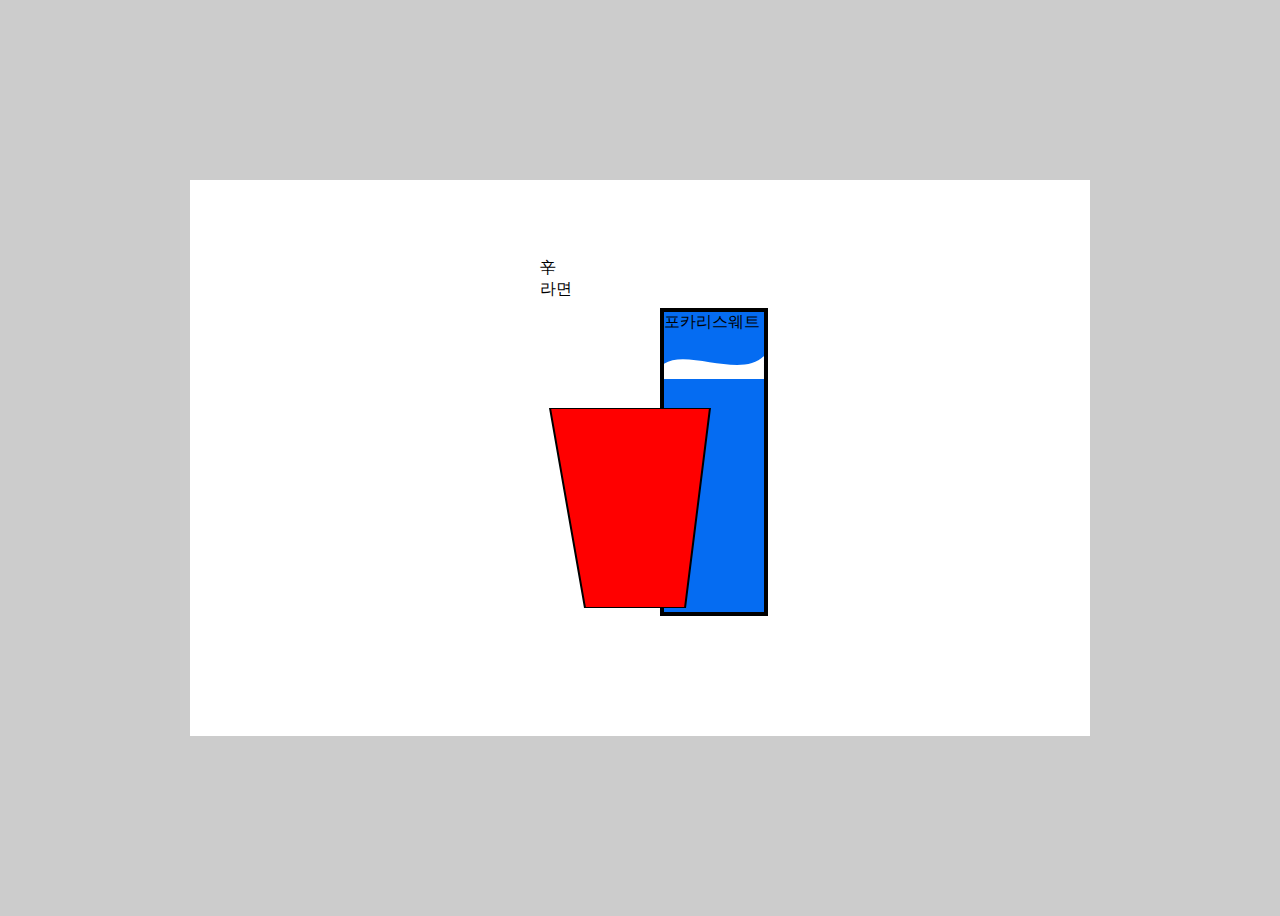
<file: codingfromlife/index.html>
<!DOCTYPE html>
<html>

<head>
	<title>CSS Still Life</title>
	<meta charset="utf-8" />
	<link rel="stylesheet" href="assets/css/main.css" type="text/css" />
</head>

<body>
	<div id="align">
  <div id="stage">
    <div id="center-container">
      <div id="rectangle">
        <div class="can-text"> 포카리스웨트 </div>
        <div class="can-tab"></div>

        <svg class="can-wave" viewBox="0 0 130 60" xmlns="http://www.w3.org/2000/svg" preserveAspectRatio="none">
        <path d="M0,40 C30,20 100,60 130,30 L130,60 L0,60 Z" fill="white" />
        </svg>

      </div>

        <div class="chopsticks1"></div>
        <div class="chopsticks2"></div>

      <svg id="trapezoid" width="180" height="200" viewBox="0 0 180 200" xmlns="http://www.w3.org/2000/svg">

          <polygon points="10,0 170,0 145,200 45, 200" fill="red" stroke="black" stroke-width="2"></polygon>
      </svg>

              <div class="ramen-text"> 辛 </div>
              <div class="ramen"> 라면 </div>

      <!-- <div id="circle"></div> -->

    </div>
  </div>
</div>
</body>

</html>
</file>
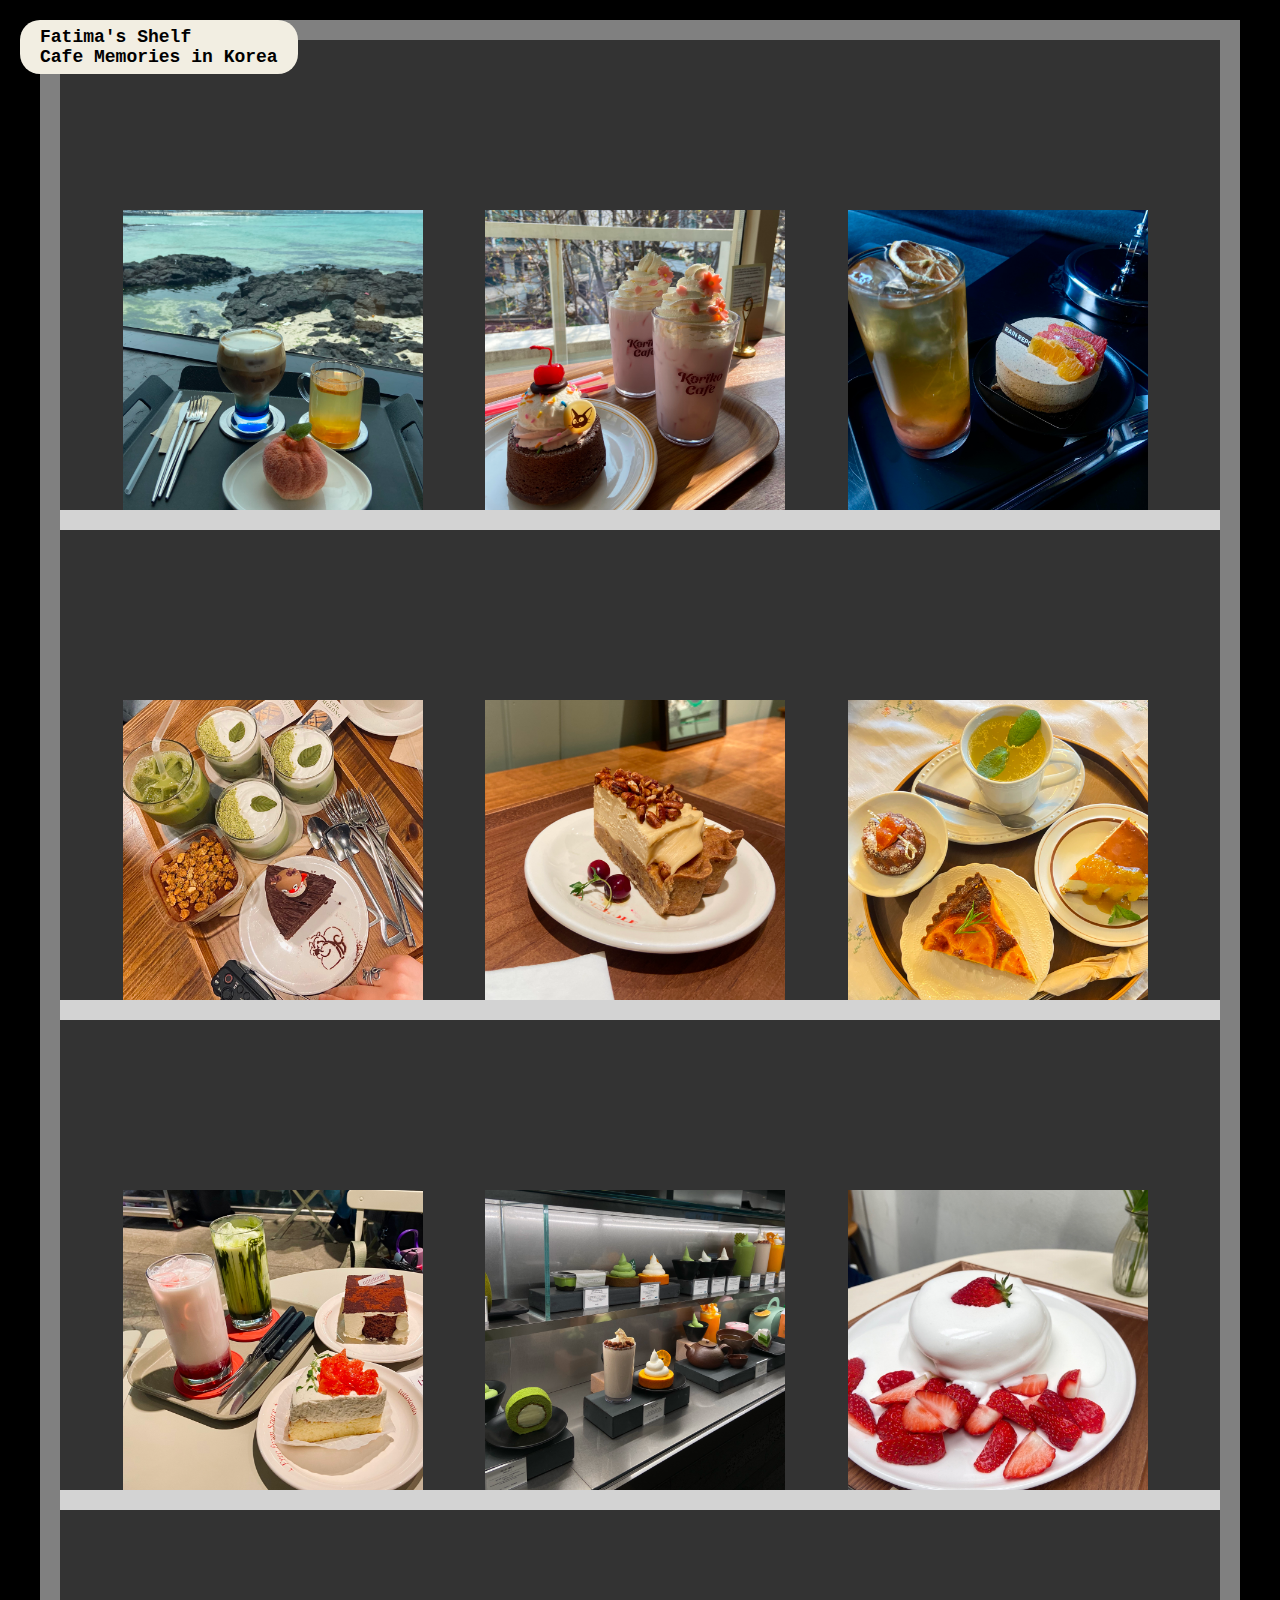
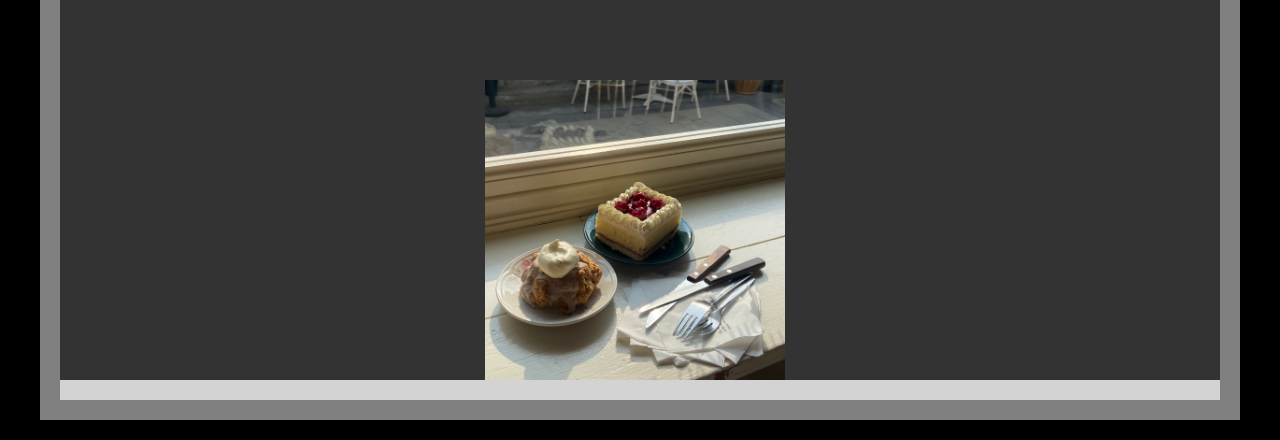
<file: myshelf/index.html>
<!DOCTYPE html>
<html>

<head>
	<title>CSS Grid</title>
	<meta charset="utf-8" />
	<link rel="stylesheet" href="main.css" type="text/css" />
</head>

<body>

	<h1> Fatima's Shelf<br /> Cafe Memories in Korea </h1>

	<div id="bookcase">
		<div class="shelf">
			<img src="img/Frame 6.png" style="width: 300px; height: auto;" />
			<img src="img/Frame 2.png" style="width: 300px; height: auto;" />
			<img src="img/Frame 8.png" style="width: 300px; height: auto;" />
		</div>

		<div class="shelf">
			<img src="img/Frame 3.png" style="width: 300px; height: auto;" />
			<img src="img/Frame 1.png" style="width: 300px; height: auto;" />
			<img src="img/Frame 4.png" style="width: 300px; height: auto;" />
		</div>

		<div class="shelf">
			<img src="img/Frame 5.png" style="width: 300px; height: auto;" />
			<img src="img/Frame 7.png" style="width: 300px; height: auto;" />
			<img src="img/Frame 9.png" style="width: 300px; height: auto;" />
		</div>

		<div class="shelf">
			<img src="img/Frame 11.jpeg" style="width: 300px; height: auto;" />
		</div>
</body>
</html>
</file>
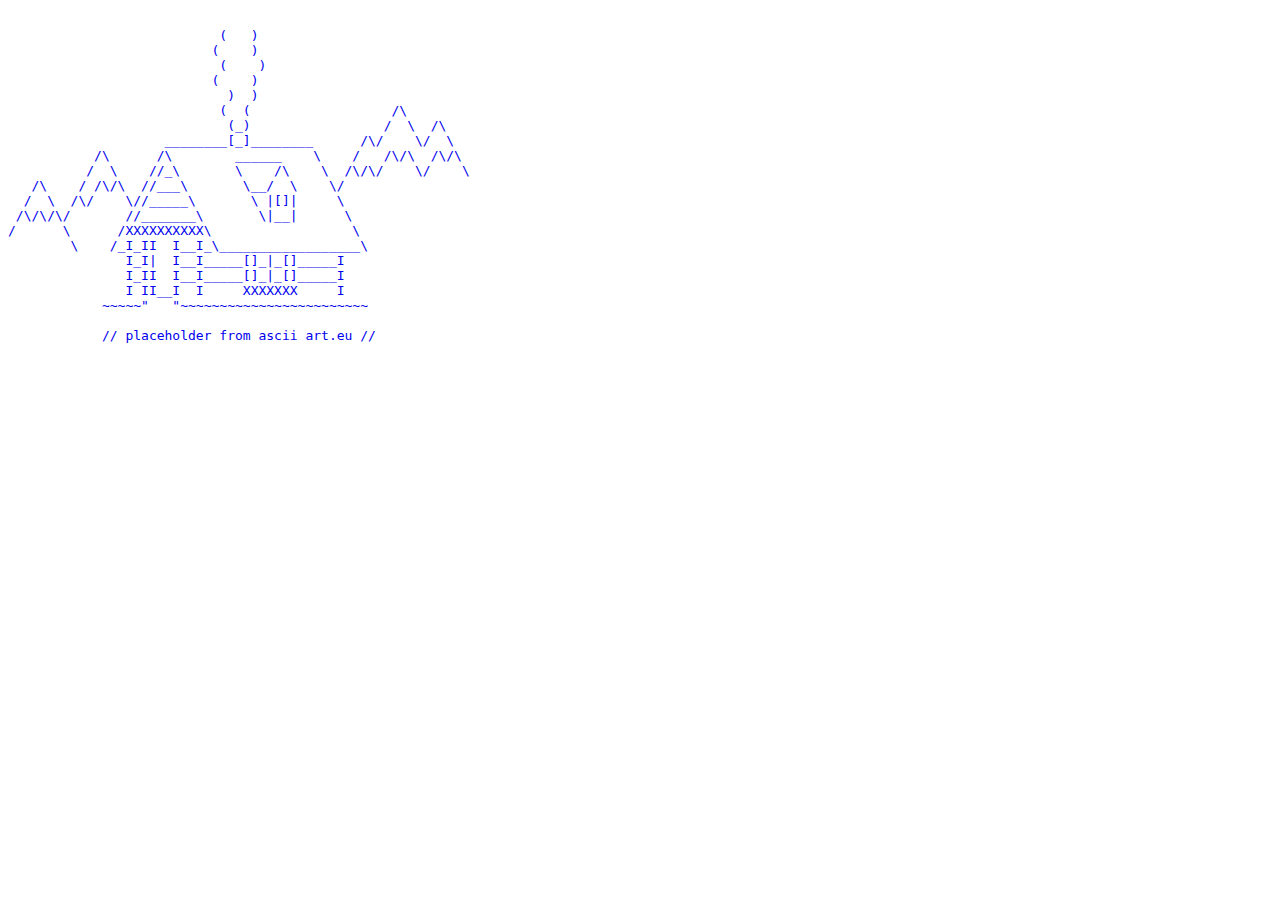
<file: ascii town/ascii-exterior-fatima.html>
<!DOCTYPE html>
<html>
  <head>
        <title>Ascii Town: Fatima</title>
  </head>
  <body>

<a href=”ascii-exterior-fatima.html” style="text-decoration: none">
      <pre>

                           (   )
                          (    )
                           (    )
                          (    )
                            )  )
                           (  (                  /\
                            (_)                 /  \  /\
                    ________[_]________      /\/    \/  \
           /\      /\        ______    \    /   /\/\  /\/\
          /  \    //_\       \    /\    \  /\/\/    \/    \
   /\    / /\/\  //___\       \__/  \    \/
  /  \  /\/    \//_____\       \ |[]|     \
 /\/\/\/       //_______\       \|__|      \
/      \      /XXXXXXXXXX\                  \
        \    /_I_II  I__I_\__________________\
               I_I|  I__I_____[]_|_[]_____I
               I_II  I__I_____[]_|_[]_____I
               I II__I  I     XXXXXXX     I
            ~~~~~"   "~~~~~~~~~~~~~~~~~~~~~~~~

            // placeholder from ascii art.eu //

    </pre>
  </a>
  </body>
</html>
</file>
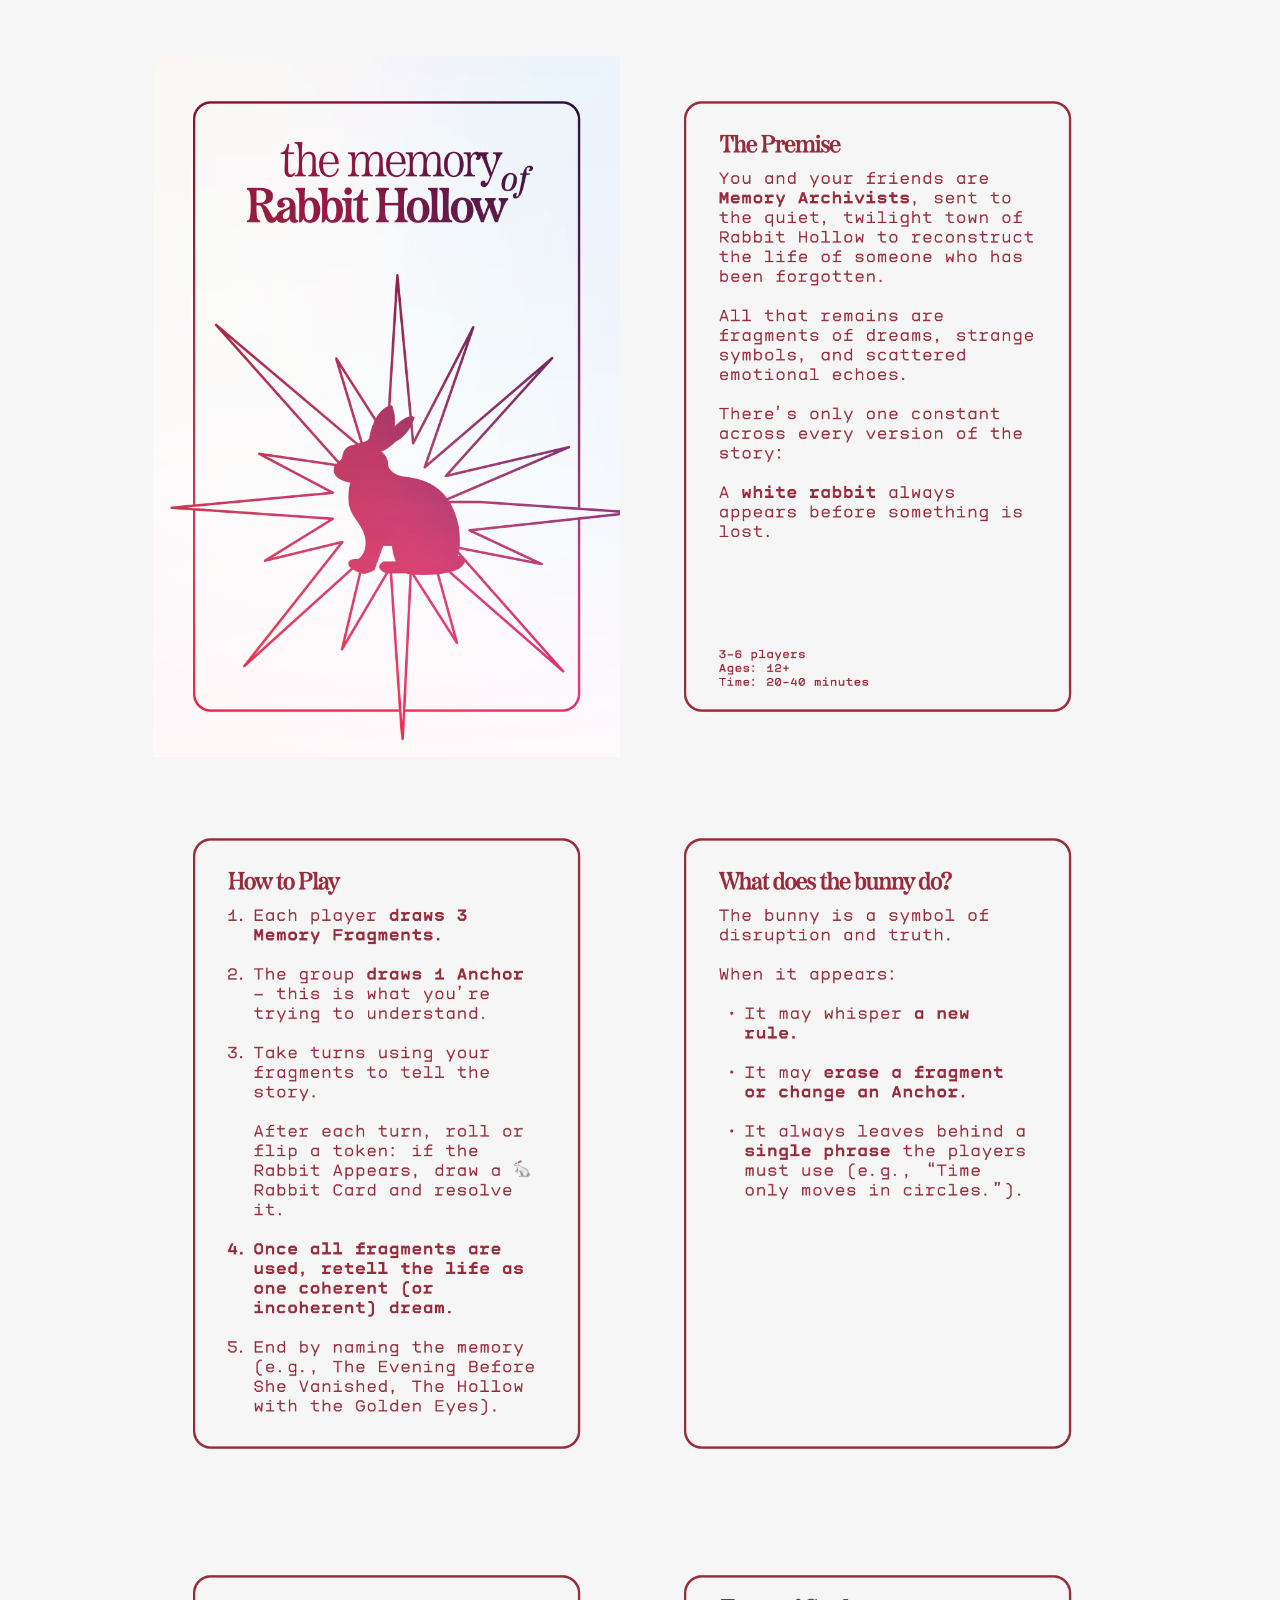
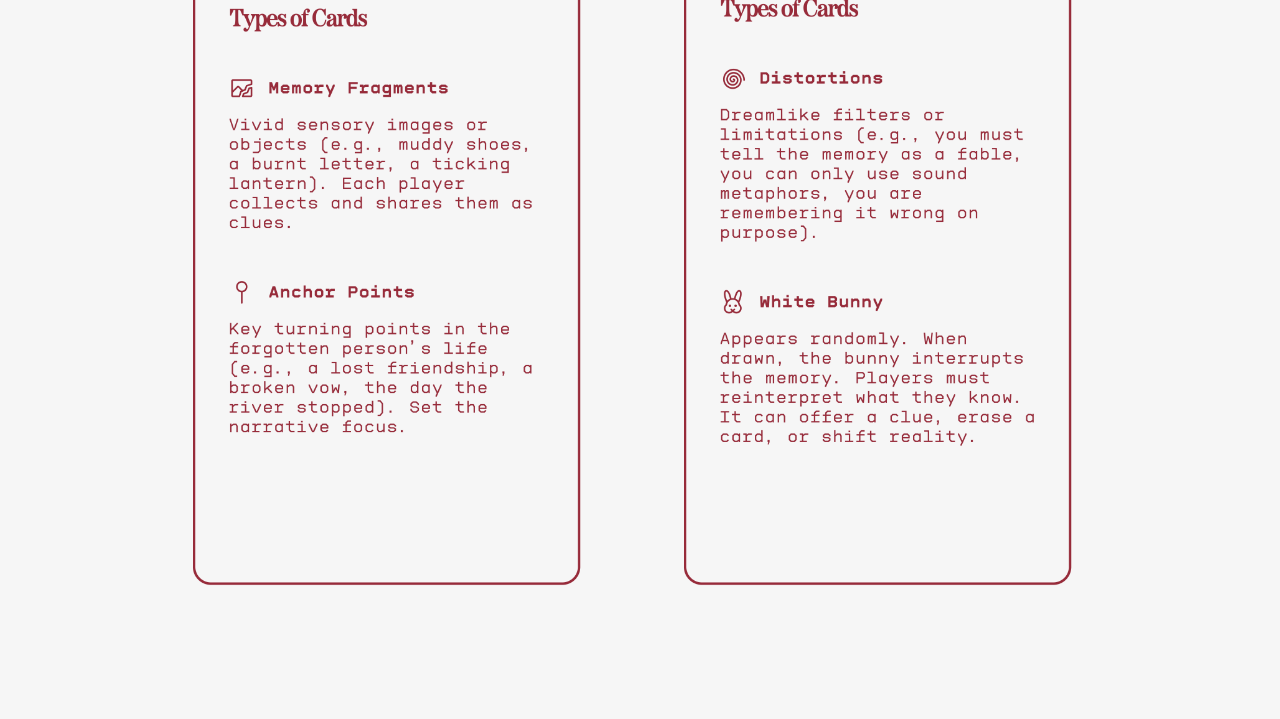
<file: bunny-hollow/bh-cards.html>
<!DOCTYPE html>
<html lang="en">
<head>
  <meta charset="UTF-8" />
  <meta name="viewport" content="width=device-width, initial-scale=1.0"/>
  <title> Bunny Hollow </title>
  <style>
    body {
      background-color: #F6F6F6;
      font-family: monospace;
      text-align: center;
      padding: 3rem;
    }

    img {
      max-width: 40%;
      height: auto;
      margin-bottom: 2rem;
      margin-right: 1rem;
    }

    .card-description {
      margin-bottom: 2rem;
      color: #333;
      font-size: 1rem;
    }
  </style>
</head>
<body>

  <img src="Front.png" alt="Echo Card">

  <img src="Premise.png" alt="Echo Card">

  <img src="Instructions.png" alt="Echo Card">
  <img src="Bunny.png" alt="Echo Card">
    <img src="Types of Cards - 1.png" alt="Echo Card">
        <img src="Types of Cards - 2.png" alt="Echo Card">



</body>
</html>
</file>
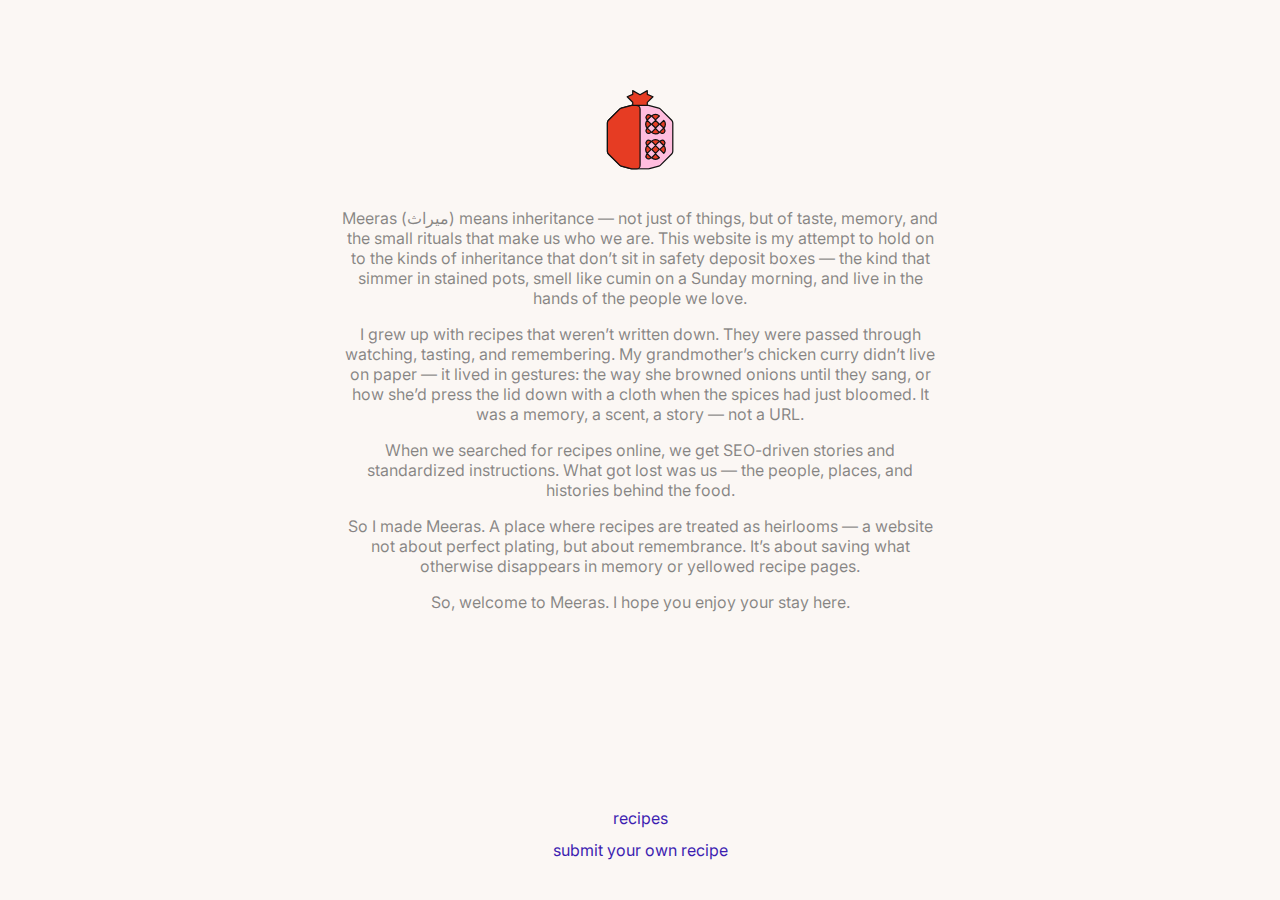
<file: cookbook p2/about.html>
<!DOCTYPE html>
<html lang="en">
<head>
  <meta charset="UTF-8">
  <meta name="viewport" content="width=device-width, initial-scale=1.0">
  <title> about </title>
  <link href="https://fonts.googleapis.com/css2?family=Roboto+Mono&family=Inter&display=swap" rel="stylesheet">
  <style>

    body {
      font-family: 'Inter', sans-serif;
      background-color: #FBF7F4;
      margin: 0;
      padding: 1rem;
      color: #12121280;
      text-align: center;
    }

    .nav-buttons {
      margin-top: 12rem; /* Adjust as needed */
      display: flex;
      flex-direction: column;
      gap: 0.25rem;
    }

    .logo {
      width: 80px;
      margin-bottom: 1.5rem;
      margin-top: 5rem;
      transform: rotate(270deg);
    }


.nav-buttons a {
margin-top: 0.3rem;
  margin: 0.25rem 0.25rem;
  color: #3D1EB1;
  text-decoration: none;
  transition: background-color 0.3s ease, color 0.3s ease;
}

.nav-buttons a:hover {
  color: #E63C23;
  text-underline-position: 1px;
}


    h1 {
      font-family: 'Roboto Mono', monospace;
      font-size: 2.5rem;
      margin-bottom: 0.25rem;
      margin-top: 1rem;
    }

    h2 {
      font-size: 1.2rem;
      font-weight: normal;
      color: #555;
      margin-bottom: 2rem;
    }

    section {
      margin-bottom: 0.4rem;
      max-width: 600px;
      margin-left: auto;
      margin-right: auto;
    }

    section h3 {
      font-size: 1.2rem;
      margin-bottom: 0.5rem;
      color: #3E16D5;
    }

    ul {
      text-align: left;
      padding-left: 1.2rem;
    }

    ol {
      text-align: left;
      padding-left: 1.2rem;
    }
  </style>
</head>
<body>

<a href="cookbook.html">
  <img src="pom.svg" alt="logo" class="logo">
</a>

  <section class="memory">
    <p> Meeras (میراث) means inheritance — not just of things, but of taste, memory, and the small rituals that make us who we are. This website is my attempt to hold on to the kinds of inheritance that don’t sit in safety deposit boxes — the kind that simmer in stained pots, smell like cumin on a Sunday morning, and live in the hands of the people we love. </p>

<p> I grew up with recipes that weren’t written down. They were passed through watching, tasting, and remembering. My grandmother’s chicken curry didn’t live on paper — it lived in gestures: the way she browned onions until they sang, or how she’d press the lid down with a cloth when the spices had just bloomed. It was a memory, a scent, a story — not a URL. </p>

<p> When we searched for recipes online, we get SEO-driven stories and standardized instructions. What got lost was us — the people, places, and histories behind the food. </p>
 
<p> So I made Meeras. A place where recipes are treated as heirlooms — a website not about perfect plating, but about remembrance. It’s about saving what otherwise disappears in memory or yellowed recipe pages. </p>
  </section>
 
<section class="memory">

  <p> So, welcome to Meeras. I hope you enjoy your stay here. </p>

</section>
  <section class="nav">
    <nav class="nav-buttons">
      <a href="recipes.html">recipes</a>
      <a href="https://docs.google.com/forms/d/e/1FAIpQLSeiEAsdl4AGHSuMqm-wklO5N7PYkmenjQuKt_fUg5m1d1idPg/viewform?usp=header" target="_blank">submit your own recipe</a>
    </nav>
</section>




</body>
</html>
</file>
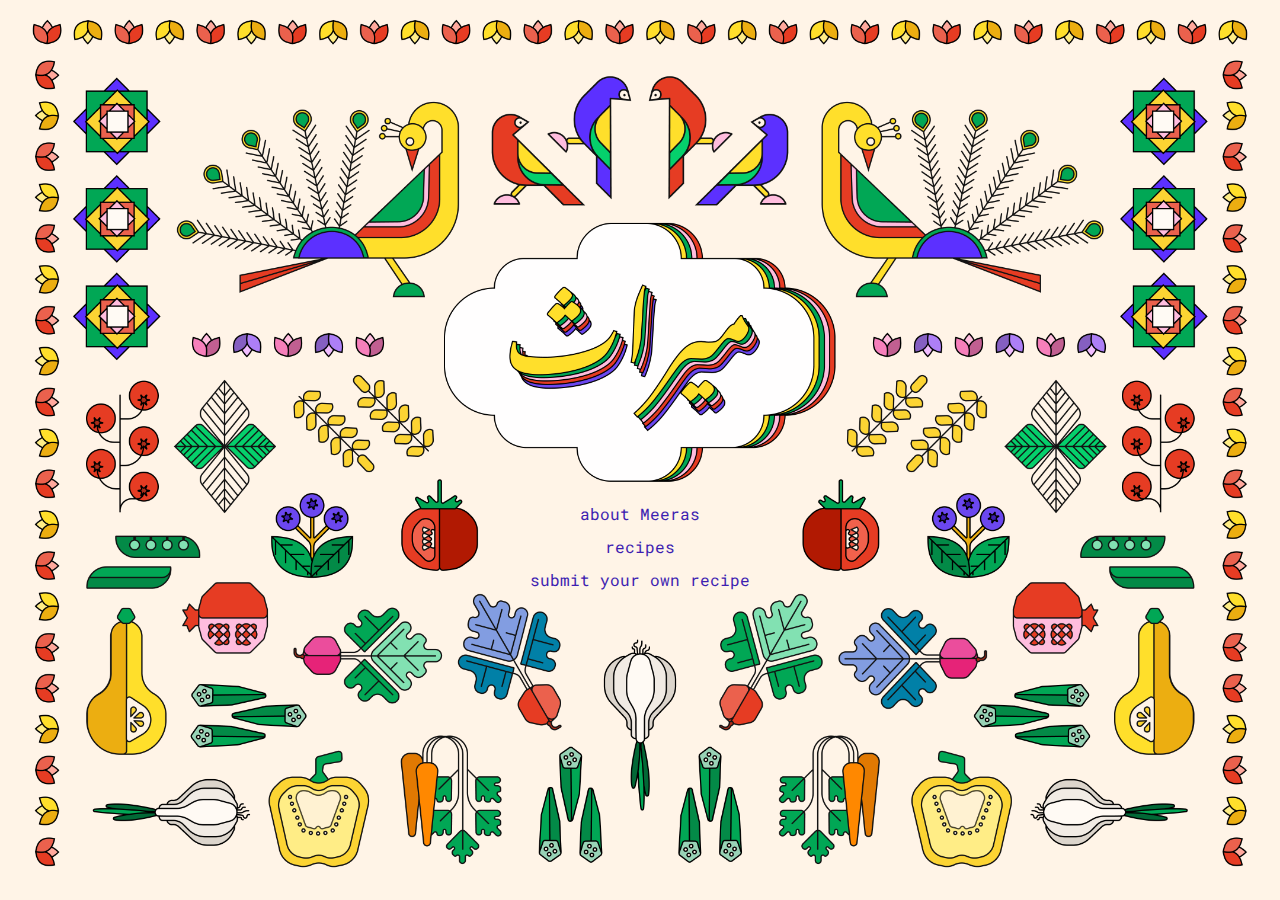
<file: cookbook p2/cookbook.html>
<!DOCTYPE html>
<html lang="en">
<head>
  <meta charset="UTF-8">
  <meta name="viewport" content="width=device-width, initial-scale=1.0">
  <title>Recipe Heirlooms</title>
  <link rel="stylesheet" href="cookbook.css">
  <link href="https://fonts.googleapis.com/css2?family=Roboto+Mono&display=swap" rel="stylesheet">
  <style>
    body, html {
      margin: 0;
      padding: 0;
      height: 20%;
      font-family: 'Roboto Mono', monospace;
    }

    .landing {
      background-color: #3E16D5;
      height: 100vh;
      display: flex;
      flex-direction: column;
      align-items: center;
      justify-content: center;
      text-align: center;
    }

    .nav-buttons {
      margin-top: 12rem; /* Adjust as needed */
      display: flex;
      flex-direction: column;
      gap: 0.25rem;
    }




  </style>
</head>
<body>
  <!-- Landing Page -->
  <section class="landing">
    <!-- <img src="logo.svg" alt="Recipe Heirlooms Logo" class="logo"> -->
    <nav class="nav-buttons">
      <a href="about.html">about Meeras</a>
      <a href="recipes.html">recipes</a>
      <a href="https://docs.google.com/forms/d/e/1FAIpQLSeiEAsdl4AGHSuMqm-wklO5N7PYkmenjQuKt_fUg5m1d1idPg/viewform?usp=header" target="_blank">submit your own recipe</a>
    </nav>
  </section>
</body>
</html>
</file>
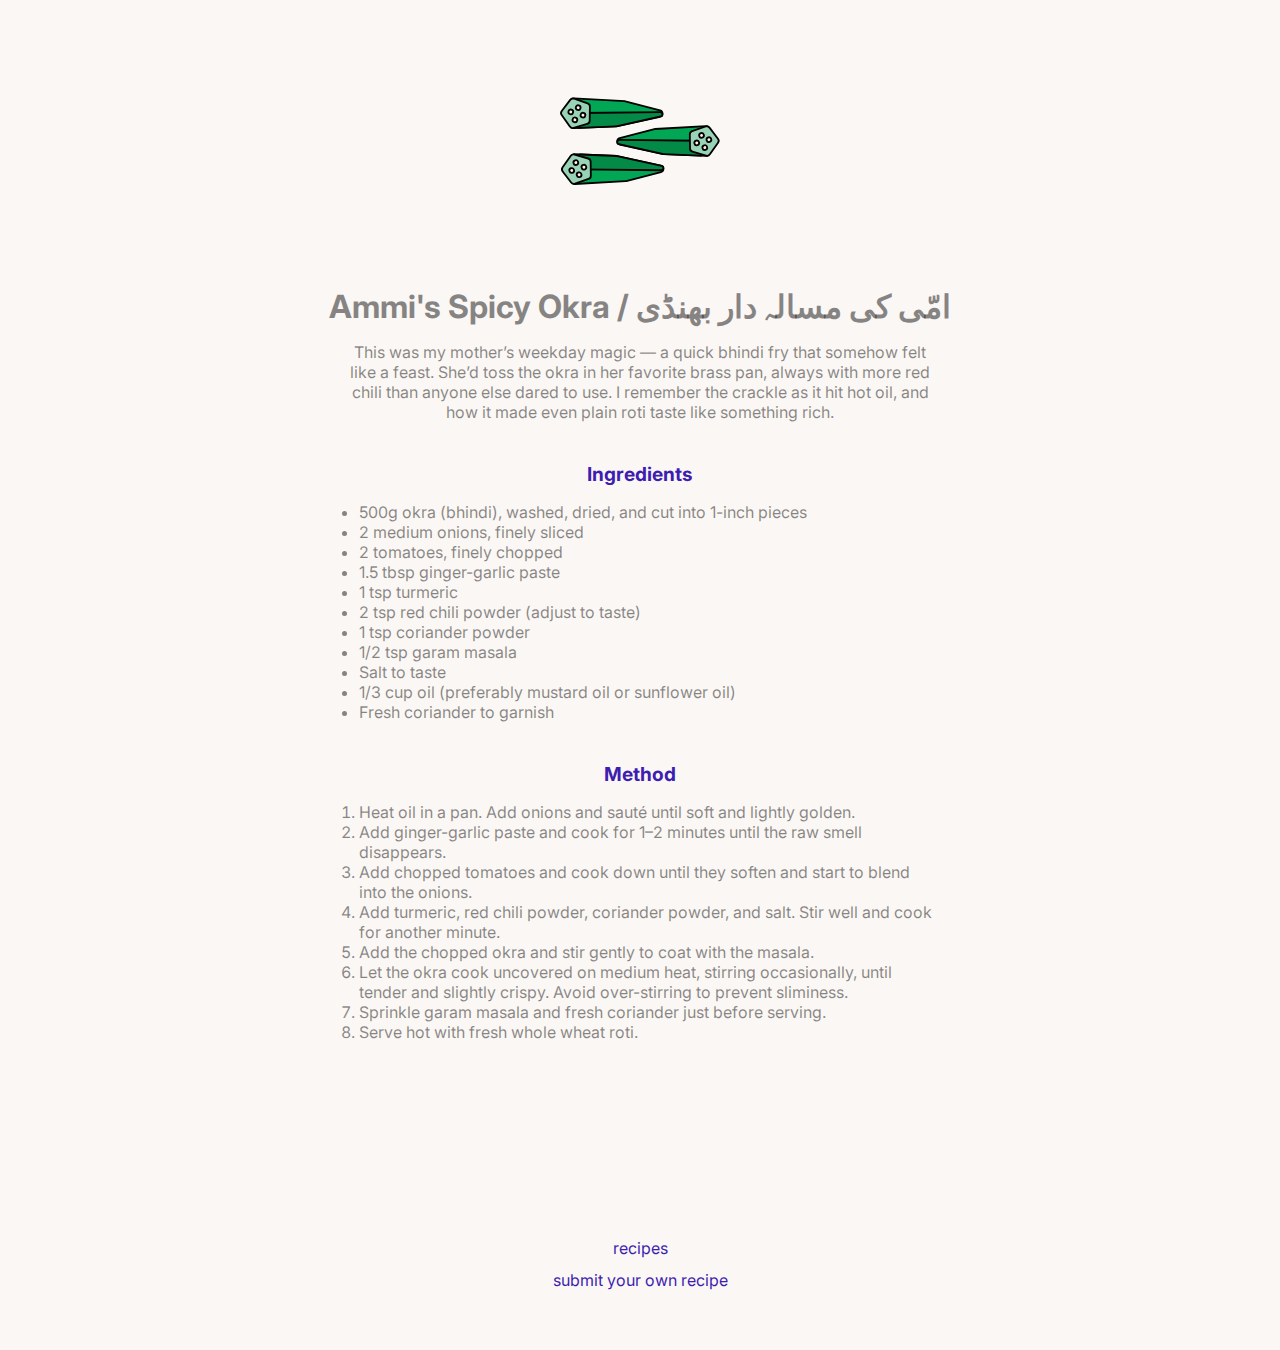
<file: cookbook p2/recipe1.html>
<!DOCTYPE html>
<html lang="en">
<head>
  <meta charset="UTF-8">
  <meta name="viewport" content="width=device-width, initial-scale=1.0">
  <title> Ammi's Spicy Okra </title>
  <link href="https://fonts.googleapis.com/css2?family=Roboto+Mono&family=Inter&display=swap" rel="stylesheet">
  <style>

    body {
      font-family: 'Inter', sans-serif;
      background-color: #FBF7F4;
      margin: 0;
      padding: 1rem;
      color: #12121280;
      text-align: center;
    }

    .logo {
      width: 100px;
      margin-bottom: 2.5rem;
      margin-top: 2.5rem;
      transform: rotate(90deg);
    }

    h1 {
      font-family: 'Inter', sans-serif;
      font-size: 2rem;
      margin-bottom: 0.25rem;
      margin-top: 1rem;
    }

    h2 {
      font-size: 1.2rem;
      font-weight: normal;
      color: #555;
      margin-bottom: 2rem;
    }

    section {
      margin-bottom: 2.5rem;
      max-width: 600px;
      margin-left: auto;
      margin-right: auto;
    }

    .nav-buttons {
      margin-top: 12rem; /* Adjust as needed */
      display: flex;
      flex-direction: column;
      gap: 0.25rem;
    }

.nav-buttons a {
margin-top: 0.3rem;
  margin: 0.25rem 0.25rem;
  color: #3D1EB1;
  text-decoration: none;
  transition: background-color 0.3s ease, color 0.3s ease;
}

.nav-buttons a:hover {
  color: #E63C23;
  text-underline-position: 1px;
}

    section h3 {
      font-size: 1.2rem;
      margin-bottom: 0.5rem;
      color: #3D1EB1;
    }

    ul {
      text-align: left;
      padding-left: 1.2rem;
    }

    ol {
      text-align: left;
      padding-left: 1.2rem;
    }
  </style>
</head>
<body>

<a href="cookbook.html">
  <img src="bhindi.svg" alt="logo" class="logo">
</a>

  <h1> Ammi's Spicy Okra / امّی کی مسالہ دار بھنڈی </h1>

  <section class="memory">
  <p>This was my mother’s weekday magic — a quick bhindi fry that somehow felt like a feast. She’d toss the okra in her favorite brass pan, always with more red chili than anyone else dared to use. I remember the crackle as it hit hot oil, and how it made even plain roti taste like something rich.</p>
</section>

<section class="ingredients">
  <h3>Ingredients</h3>
  <ul>
    <li>500g okra (bhindi), washed, dried, and cut into 1-inch pieces</li>
    <li>2 medium onions, finely sliced</li>
    <li>2 tomatoes, finely chopped</li>
    <li>1.5 tbsp ginger-garlic paste</li>
    <li>1 tsp turmeric</li>
    <li>2 tsp red chili powder (adjust to taste)</li>
    <li>1 tsp coriander powder</li>
    <li>1/2 tsp garam masala</li>
    <li>Salt to taste</li>
    <li>1/3 cup oil (preferably mustard oil or sunflower oil)</li>
    <li>Fresh coriander to garnish</li>
  </ul>
</section>

<section class="method">
  <h3>Method</h3>
  <ol>
    <li>Heat oil in a pan. Add onions and sauté until soft and lightly golden.</li>
    <li>Add ginger-garlic paste and cook for 1–2 minutes until the raw smell disappears.</li>
    <li>Add chopped tomatoes and cook down until they soften and start to blend into the onions.</li>
    <li>Add turmeric, red chili powder, coriander powder, and salt. Stir well and cook for another minute.</li>
    <li>Add the chopped okra and stir gently to coat with the masala.</li>
    <li>Let the okra cook uncovered on medium heat, stirring occasionally, until tender and slightly crispy. Avoid over-stirring to prevent sliminess.</li>
    <li>Sprinkle garam masala and fresh coriander just before serving.</li>
    <li>Serve hot with fresh whole wheat roti. </li>
  </ol>
</section>

</section>
  <section class="nav">
    <nav class="nav-buttons">
      <a href="recipes.html">recipes</a>
      <a href="https://docs.google.com/forms/d/e/1FAIpQLSeiEAsdl4AGHSuMqm-wklO5N7PYkmenjQuKt_fUg5m1d1idPg/viewform?usp=header" target="_blank"> submit your own recipe </a>
    </nav>
</section>
</file>
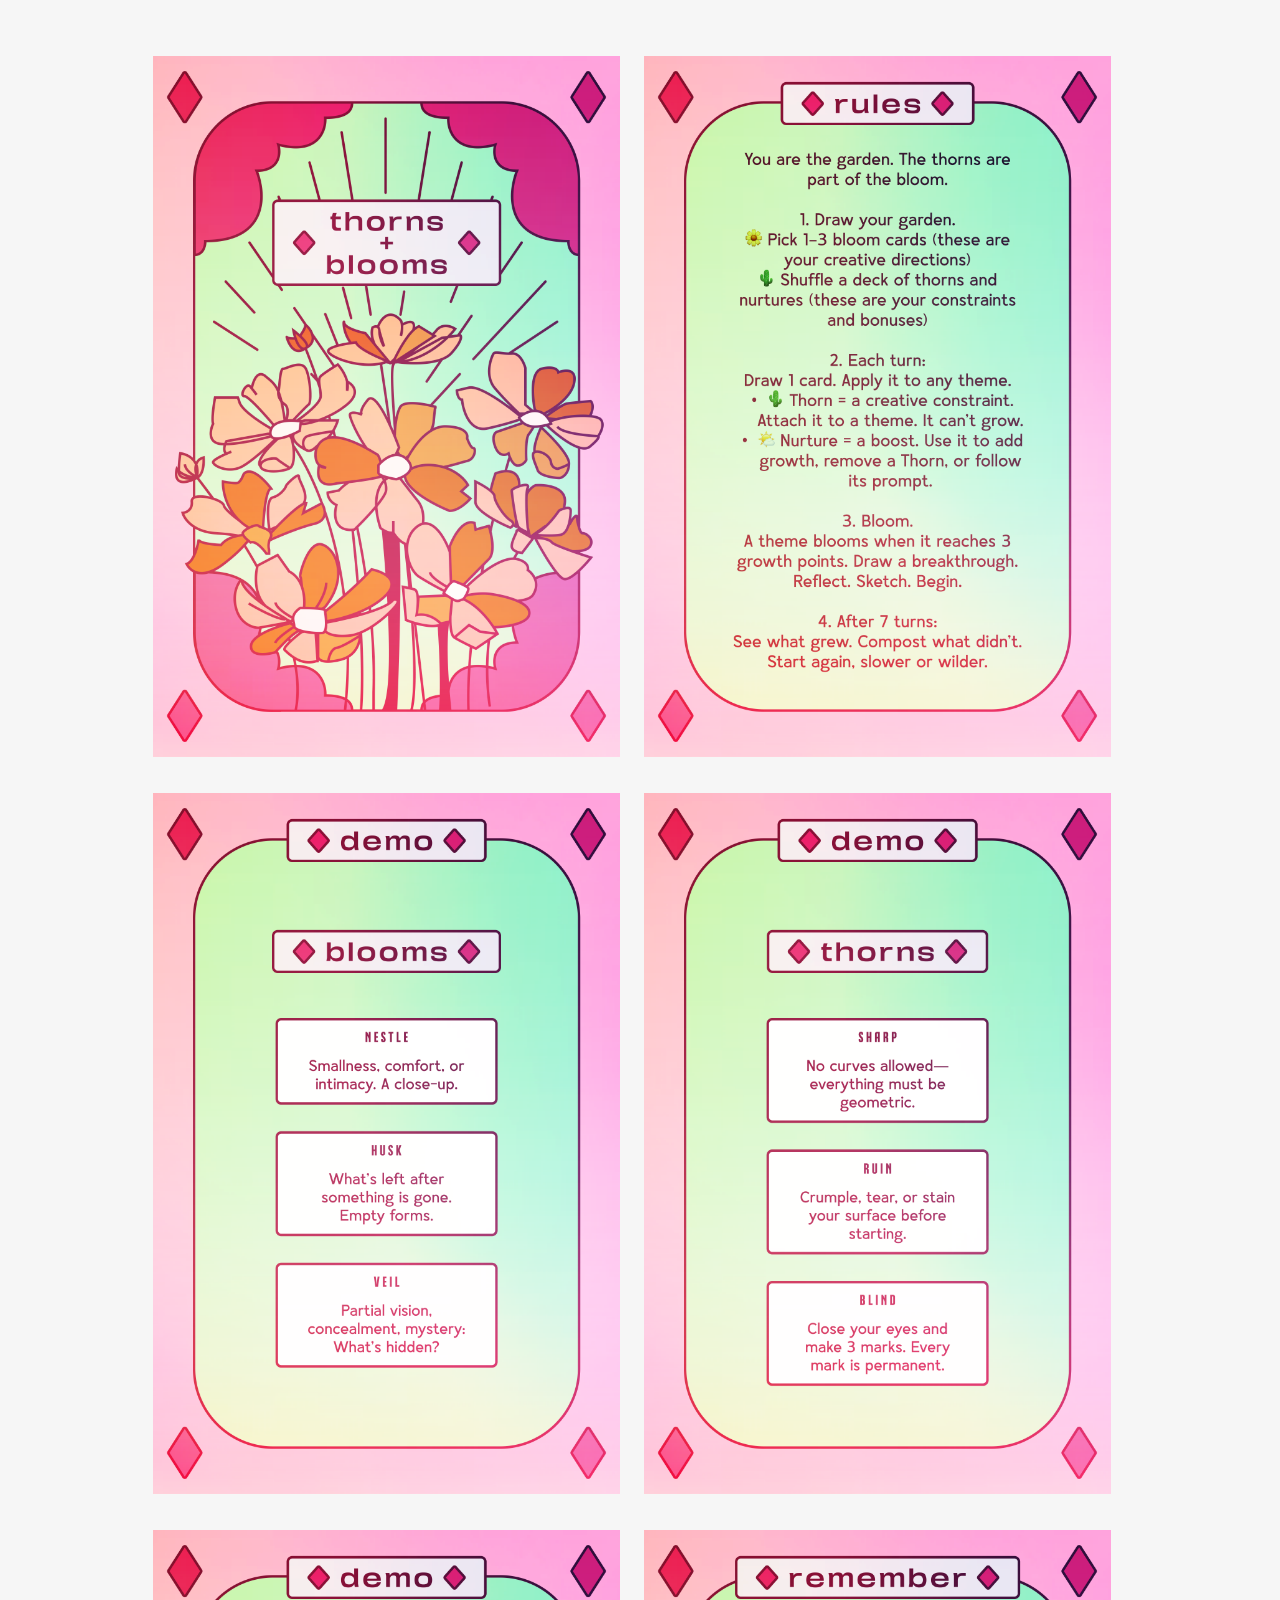
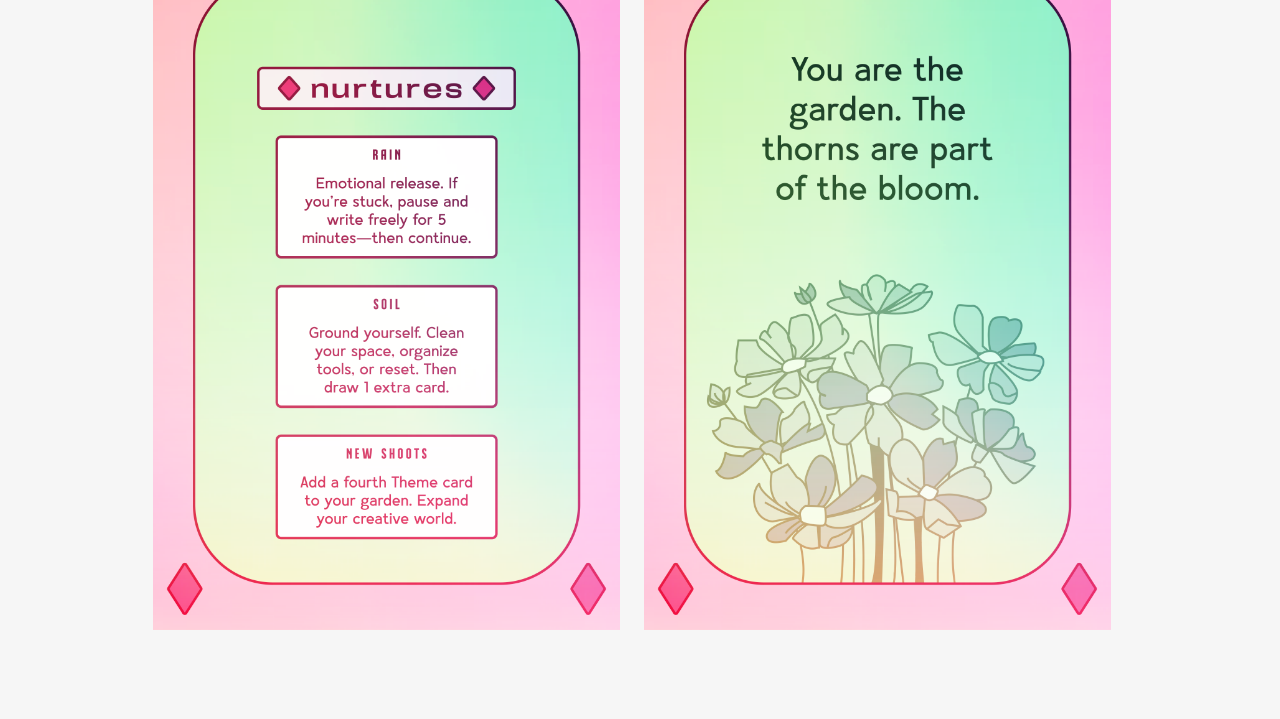
<file: thorns+blooms/tb-cards.html>
<!DOCTYPE html>
<html lang="en">
<head>
  <meta charset="UTF-8" />
  <meta name="viewport" content="width=device-width, initial-scale=1.0"/>
  <title> Thorns + Blooms </title>
  <style>
    body {
      background-color: #F6F6F6;
      font-family: monospace;
      text-align: center;
      padding: 3rem;
    }

    img {
      max-width: 40%;
      height: auto;
      margin-bottom: 2rem;
      margin-right: 1rem;
    }

    .card-description {
      margin-bottom: 2rem;
      color: #333;
      font-size: 1rem;
    }
  </style>
</head>
<body>

  <img src="Front.png">

  <img src="Back.png">

  <img src="Blooms.png">
  <img src="Thorns.png">
    <img src="Nurtures.png">
        <img src="Motivation.png">



</body>
</html>
</file>
<file: codingfromlife/assets/css/main.css>
body {
  background: #cccccc;
}

#align {
  display: flex;
  align-items: center;
  justify-content: center;	
  height: 100vh;
}

#stage {
  width: 900px;
  height: 556px;
  margin: auto;
  background: white;
  position: relative;
  display: flex;
  align-items: center;
  justify-content: center;
}

#center-container {
  position: relative;
  width: 200px;
  height: 400px;
}

#circle {
  width: 140px;
  height: 140px;
  background: yellow;
  top: 60px;
  border-radius: 50%;
  position: absolute;
  z-index: 1;
  border: 4px solid black; /* stroke */
}

#trapezoid {
  position: absolute;
  top: 150px;
  left: 0px;
  z-index: 3;
}

#rectangle {
  width: 100px;
  height: 300px;
  background: #056CF2;
  position: absolute;
  top: 50px;
  left: 120px;
  border: 4px solid black; /* stroke */
}


	/* uncomment for css transitions */
	/* transition: all 400ms ease; */
}

/* animations */

/*
#clip:hover {
	transform: rotate(1200deg);
}

@keyframes spin {
  from {
    transform: rotate(0deg);
  }
  to {
    transform: rotate(360deg);
  }
}


@keyframes move {
  from {
    transform: translateX(0px);
  }
  to {
    transform: translateX(100px);
  }
}

*/
</file>
<file: myshelf/main.css>
* {
	margin: 0px;
	padding: 0px;
	box-sizing: border-box;
}

body {
	display: flex;
	padding: 20px;
	justify-content: center;
	align-items: center;
	min-height: 100vh;
  	font-family: -apple-system, BlinkMacSystemFont, "Segoe UI", Roboto, Helvetica, Arial, sans-serif, "Apple Color Emoji", "Segoe UI Emoji", "Segoe UI Symbol";
  	background: black;
}

h1 {
	position: fixed;
	top: 20px;
	left: 20px;
	padding: 7px 20px;
	background: #F2EEE2;
	border-radius: 20px;
	font-family: monospace;
	font-size: 18px;
}

#bookcase {
	width: 1200px;
	height: 2000px;
	display: grid;
	grid-template-columns: 1fr;
	grid-template-rows: 1fr 1fr 1fr 1fr;
	justify-content: space-evenly;
	border: 20px solid grey;
	background: #333;
}

.shelf {
	width: 100%;
	display: flex;
	flex-direction: row;
	align-items: bottom;
	justify-content: space-evenly;
	border-bottom: 20px solid lightgrey;
	padding: 10px 10px 0px 0px;
}

img {
	width: 140px;
	height: auto;
	display: block;
	align-self: end;
}
</file>
<file: cookbook p2/cookbook.css>
/* styles.css */

body, html {
  margin: 0;
  padding: 0;
  height: 20%;
  font-family: 'Roboto Mono', monospace;
}

body {
  height: 100vh;
  overflow: hidden; /* Prevents scrolling */
}

.landing {
  background-color: #3E16D5;
  background-image: url('bg-1.png');
  background-size: cover;      /* Makes the image fill the screen */
  background-position: center; /* Centers the image */
  background-repeat: no-repeat;
  height: 100vh;
  display: flex;
  flex-direction: column;
  align-items: center;
  justify-content: center;
  text-align: center;
}

.logo {
  max-width: 500px;
  margin-bottom: 2rem;
}

.nav-buttons a {
  margin-top: 30px;
  margin: 0.25rem 0.25rem;
  color: #3D1EB1;
  text-decoration: none;
  transition: background-color 0.3s ease, color 0.3s ease;
}

.nav-buttons a:hover {
  color: #E63C23;
  text-underline-position: 1px;
}

.veg-button img {
  width: 160px;
  height: auto;
}

.veg-button {
  position: absolute;
  cursor: pointer;
  transition: transform 0.3s;
}

.veg-button img {
  width: 200px;
  height: auto;
  transition: transform 0.3s;
}

.veg-button:hover img {
  transform: scale(1.1);
}

.veg-button .label {
  position: absolute;
  top: 100%;
  left: 50%;
  transform: translateX(-30%);
  background: rgba(0, 0, 0, 0.7);
  color: white;
  padding: 0.4rem 0.8rem;
  font-size: 0.9rem;
  border-radius: 6px;
  margin-top: 0.5rem;
  opacity: 0;
  pointer-events: none;
  transition: opacity 0.3s ease;
  white-space: nowrap;
}

.veg-button:hover .label {
  opacity: 1;
}
</file>
